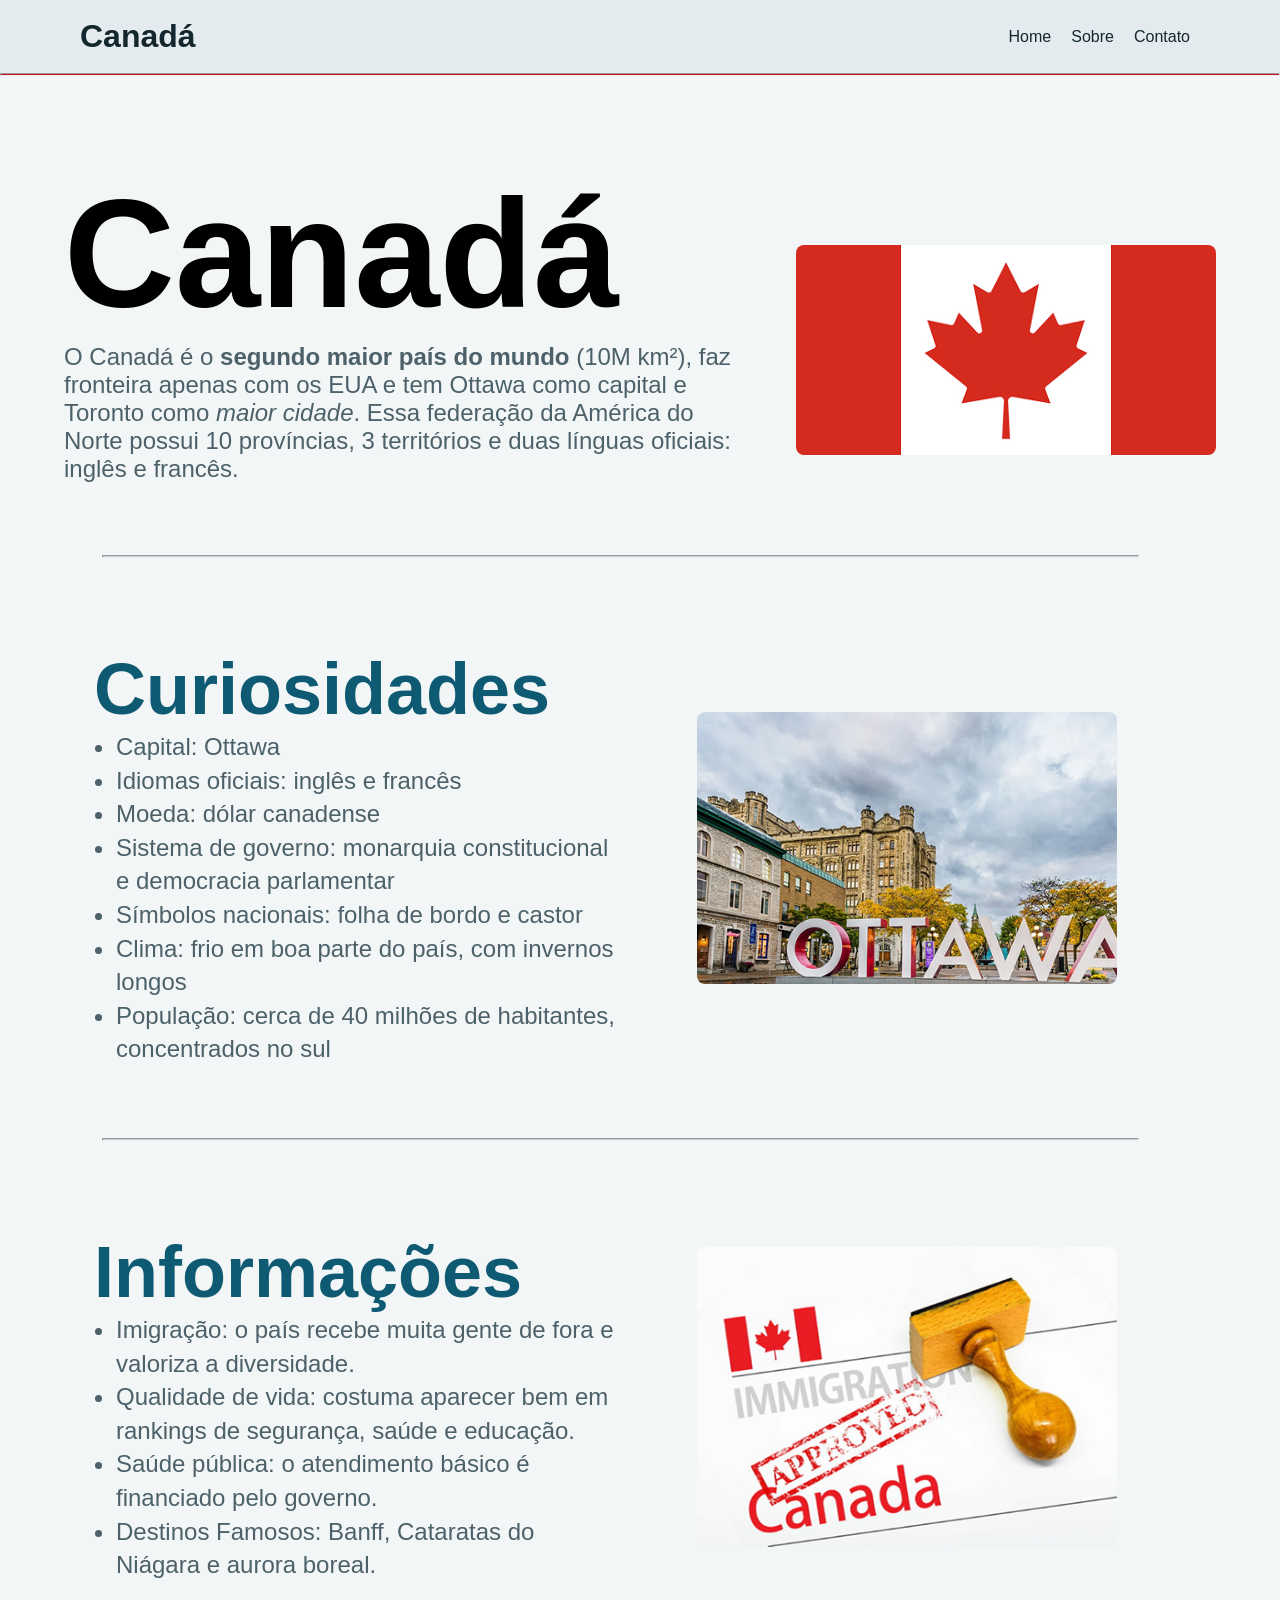
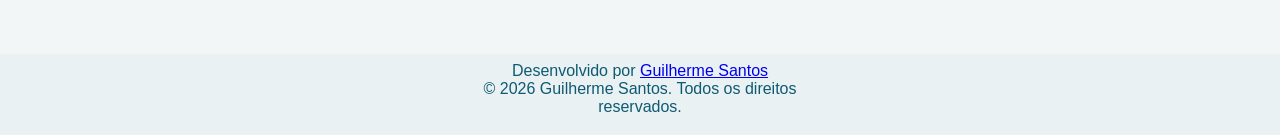
<file: index.html>
<!DOCTYPE html>
<html lang="pt-br">

<head>
  <meta charset="UTF-8">
  <meta name="viewport" content="width=device-width, initial-scale=1.0">
  <meta name="description" content="Apresentação do Canadá, e suas curiosidades e informações sobre o país.">
  <link rel="shortcut icon" href="./assets/canada.jpg" type="image/jpeg">
  <title>Canadá</title>
  <link rel="stylesheet" href="style.css">
</head>

<body>
  <header>
    <h1>Canadá</h1>
    <nav>
      <ul>
        <li><a href="index.html">Home</a></li>
        <li><a href="sobre.html">Sobre</a></li>
        <li><a href="contato.html">Contato</a></li>
      </ul>
    </nav>
  </header>
  <hr class="linha-header">

  <main>
    <section class="apresentacao">
      <div class="texto-apresentacao">
        <h2>Canadá</h2>
        <p>O Canadá é o <strong>segundo maior país do mundo</strong> (10M km²), faz fronteira apenas com os EUA e tem
          Ottawa como capital e Toronto
          como <em>maior cidade</em>. Essa federação da América do Norte possui 10 províncias, 3 territórios e duas
          línguas oficiais:
          inglês e francês.</p>
      </div>
      <img src="assets/canada.jpg" alt="Bandeira do Canadá" class="imagem-apresentacao">
    </section>

    <hr class="linha-separadora">

    <section class="curiosidades">
      <div class="texto-curiosidades">
        <h2>Curiosidades</h2>
        <ul>
          <li>Capital: Ottawa</li>
          <li>Idiomas oficiais: inglês e francês</li>
          <li>Moeda: dólar canadense</li>
          <li>Sistema de governo: monarquia constitucional e democracia parlamentar</li>
          <li>Símbolos nacionais: folha de bordo e castor</li>
          <li>Clima: frio em boa parte do país, com invernos longos</li>
          <li>População: cerca de 40 milhões de habitantes, concentrados no sul</li>
        </ul>
      </div>
      <img src="assets/ottawa.jpg" alt="Foto da Capital do Canadá, Ottawa" class="imagem-curiosidades">
    </section>

    <hr class="linha-separadora">

    <section class="informacoes">
      <div class="texto-informacoes">
        <h2>Informações</h2>
        <ul>
          <li>Imigração: o país recebe muita gente de fora e valoriza a diversidade.</li>
          <li>Qualidade de vida: costuma aparecer bem em rankings de segurança, saúde e educação.</li>
          <li>Saúde pública: o atendimento básico é financiado pelo governo.</li>
          <li>Destinos Famosos: Banff, Cataratas do Niágara e aurora boreal.</li>
        </ul>
      </div>
      <img src="assets/info.jpg" alt="Foto de imigração no Canadá" class="imagem-informacoes">
    </section>

  </main>
  <footer class="rodape">
    <p>Desenvolvido por <a href="https://github.com/GuiSantosMacedo1" target="_blank"
        rel="noopener noreferrer">Guilherme Santos</a></p>
    <p>&copy; 2026 Guilherme Santos. Todos os direitos reservados.</p>
  </footer>
</body>

</html>
</file>
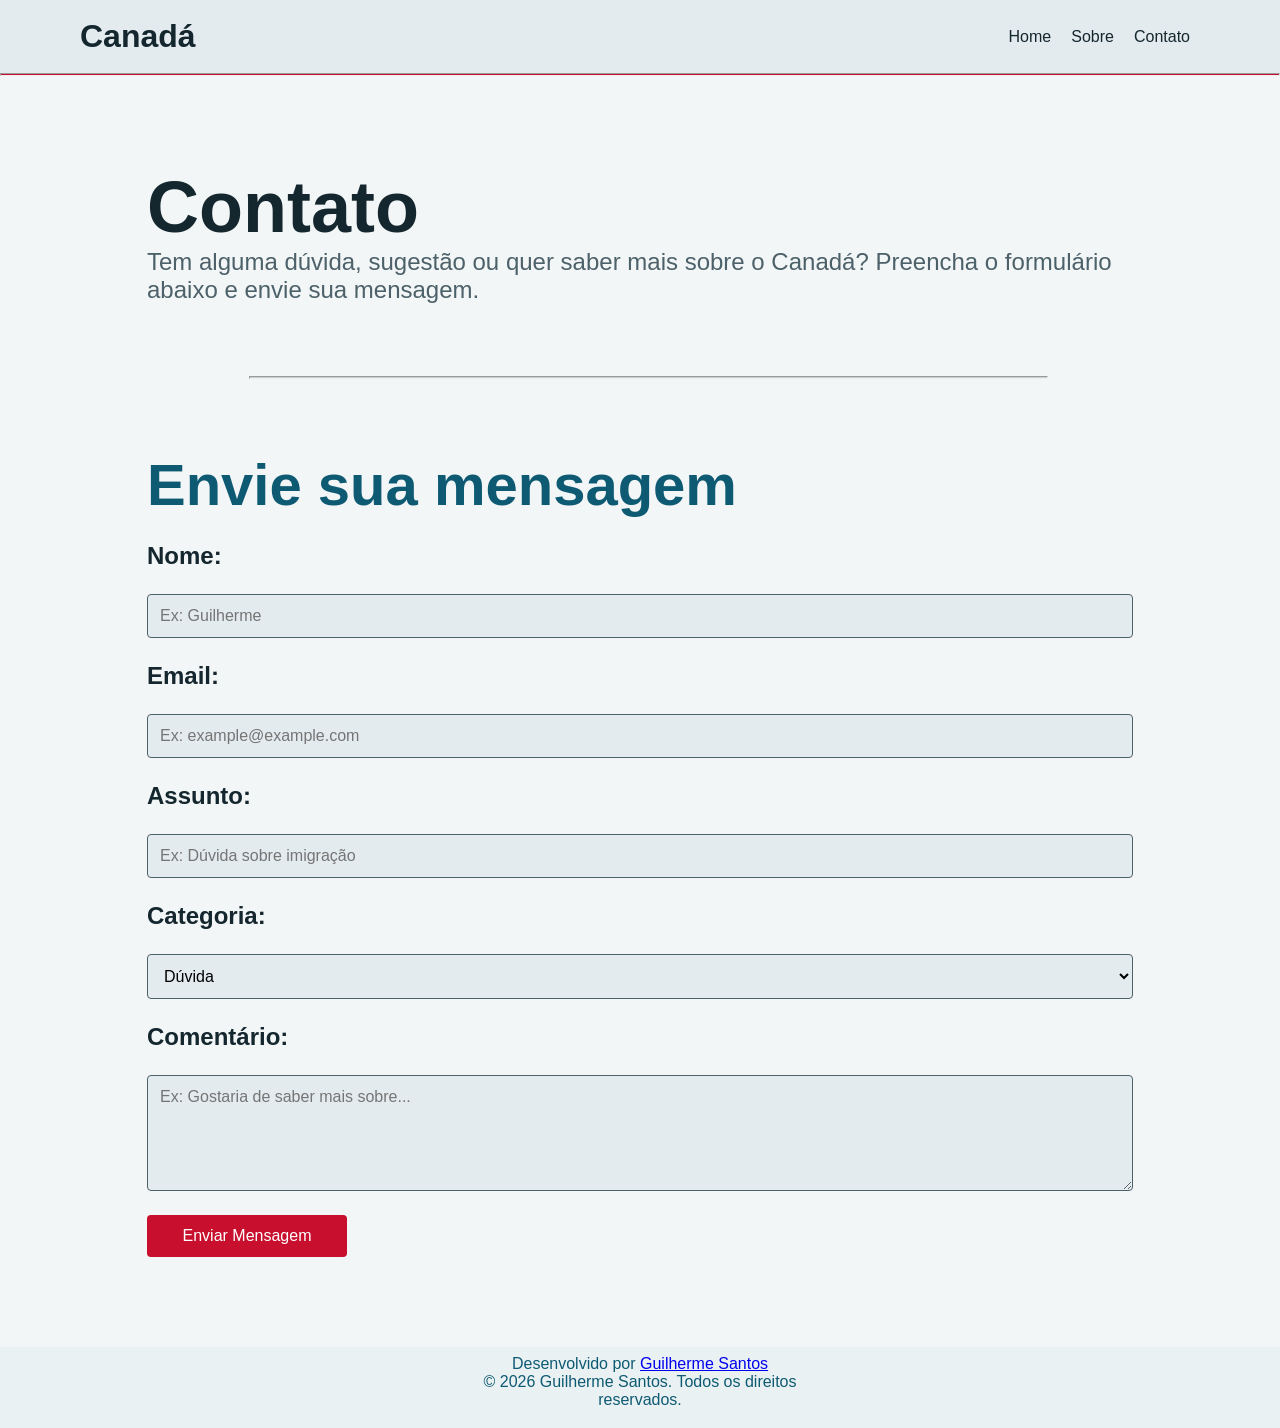
<file: contato.html>
<!DOCTYPE html>
<html lang="pt-br">

<head>
  <meta charset="UTF-8">
  <meta name="viewport" content="width=device-width, initial-scale=1.0">
  <meta name="description" content="Página de contato do site sobre o Canadá.">
  <meta name="author" content="Guilherme Santos">
  <link rel="shortcut icon" href="assets/canada.jpg" type="image/jpeg">
  <link rel="stylesheet" href="contato.css">
  <title>Contato</title>
</head>

<body>
  <header>
    <h1>Canadá</h1>
    <nav>
      <ul>
        <li><a href="index.html">Home</a></li>
        <li><a href="sobre.html">Sobre</a></li>
        <li><a href="contato.html">Contato</a></li>
      </ul>
    </nav>
  </header>
  <hr class="linha-header">

  <main>
    <section class="contato">
      <div class="contato-inicio">
        <h2 class="contato-titulo">Contato</h2>
        <p class="contato-descricao">Tem alguma dúvida, sugestão ou quer saber mais sobre o Canadá? Preencha o
          formulário abaixo e envie sua mensagem.</p>
      </div>

      <hr class="linha-separadora">

      <form class="formulario" action="#">
        <h3>Envie sua mensagem</h3>
        <label for="nome">Nome:</label>
        <input type="text" id="nome" name="nome" placeholder="Ex: Guilherme" required>

        <label for="email">Email:</label>
        <input type="email" id="email" name="email" placeholder="Ex: example@example.com" required>

        <label for="assunto">Assunto:</label>
        <input type="text" id="assunto" name="assunto" placeholder="Ex: Dúvida sobre imigração" required>

        <label for="categoria">Categoria:</label>
        <select name="categoria" id="categoria">
          <option value="duvida">Dúvida</option>
          <option value="sugestao">Sugestão</option>
          <option value="outro">Outro</option>
        </select>

        <label for="comentario">Comentário:</label>
        <textarea id="comentario" name="comentario" rows="5" placeholder="Ex: Gostaria de saber mais sobre..."
          required></textarea>

        <button type="submit">Enviar Mensagem</button>
      </form>
    </section>
  </main>
  <footer class="rodape">
    <p>Desenvolvido por <a href="https://github.com/GuiSantosMacedo1" target="_blank"
        rel="noopener noreferrer">Guilherme
        Santos</a></p>
    <p>&copy; 2026 Guilherme Santos. Todos os direitos reservados.</p>
  </footer>
</body>

</html>
</file>
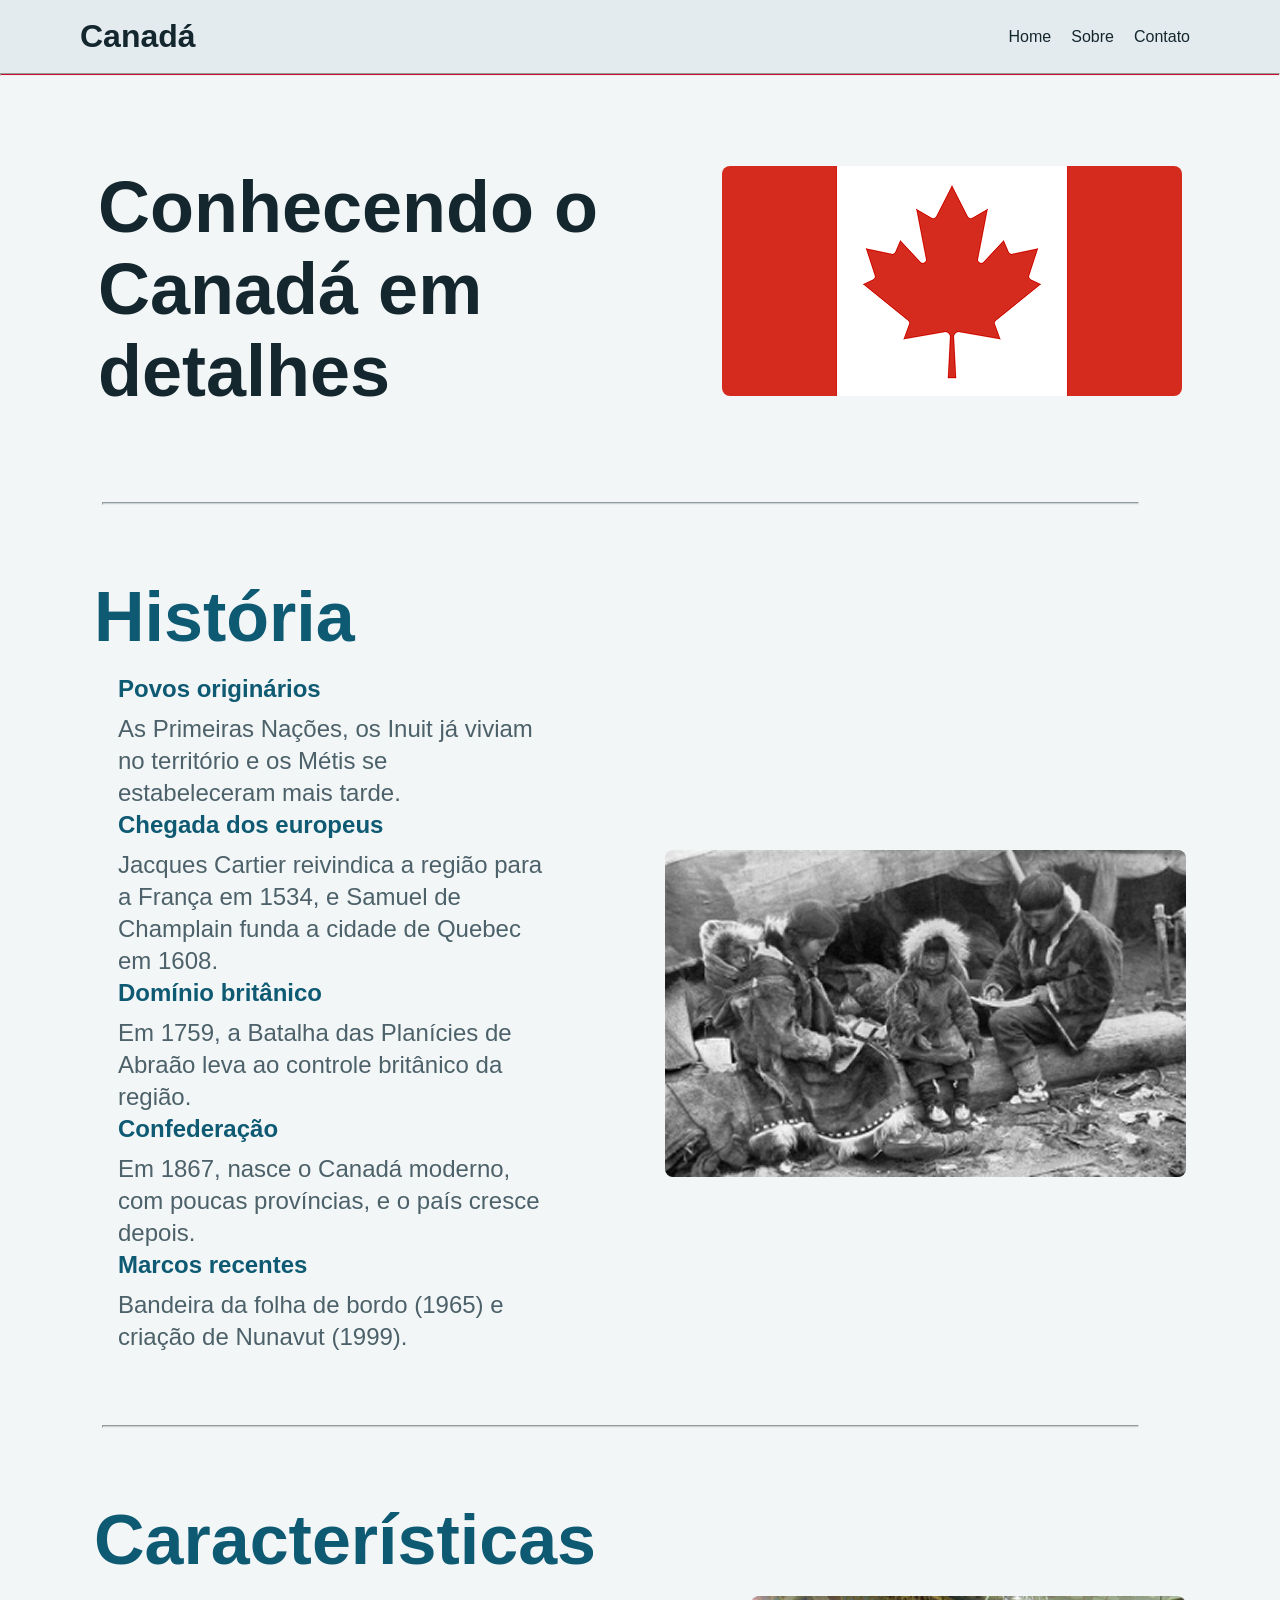
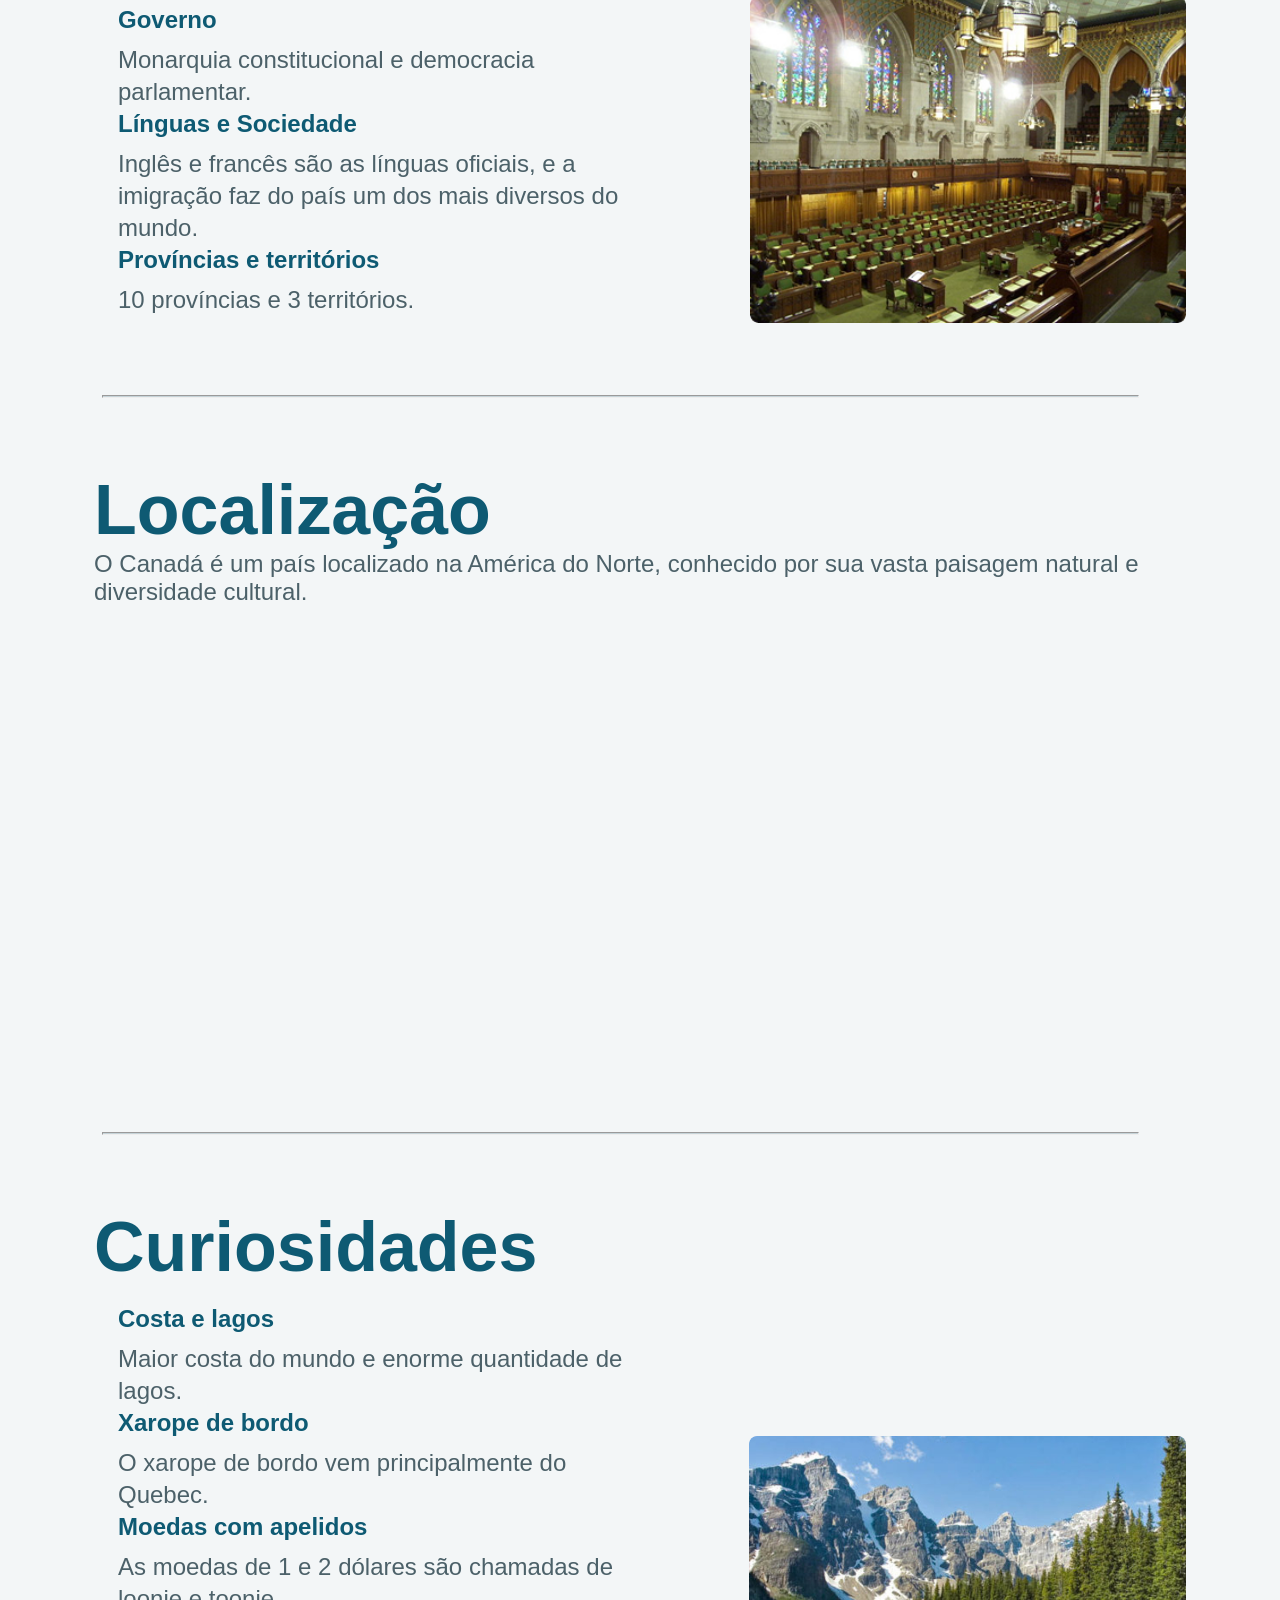
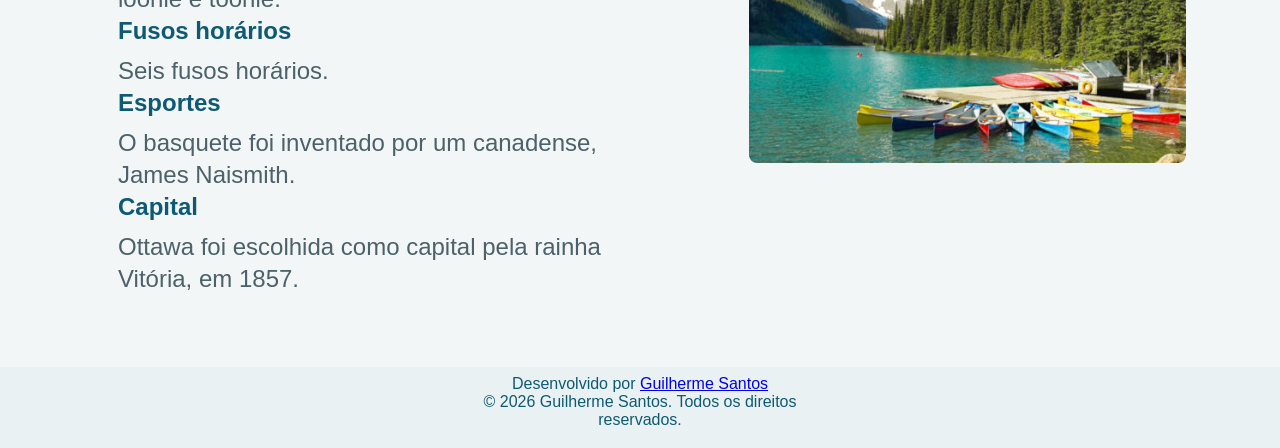
<file: sobre.html>
<!DOCTYPE html>
<html lang="pt-br">

<head>
  <meta charset="UTF-8">
  <meta name="viewport" content="width=device-width, initial-scale=1.0">
  <meta name="description" content="Sobre Canadá, sua cultura e tradições.">
  <meta name="author" content="Guilherme Santos">
  <link rel="stylesheet" href="sobre.css">
  <link rel="shortcut icon" href="assets/canada.jpg" type="image/jpeg">
  <title>Sobre Canadá</title>
</head>

<body>
  <header>
    <h1>Canadá</h1>
    <nav>
      <ul>
        <li><a href="index.html">Home</a></li>
        <li><a href="sobre.html">Sobre</a></li>
        <li><a href="contato.html">Contato</a></li>
      </ul>
    </nav>
  </header>
  <hr class="linha-header">
  <main>
    <section class="apresentacao">
      <h2>Conhecendo o Canadá em detalhes</h2>
      <img src="assets/canada.jpg" alt="Bandeira do Canadá" class="imagem-apresentacao">
    </section>
    <hr class="linha-separadora">

    <section class="historia">
      <h2 class="historia-titulo">História</h2>
      <div class="historia-conteudo">
        <ul>
          <li>
            <h3>Povos originários</h3>
            <p>
              As Primeiras Nações, os Inuit já viviam no território e os Métis se estabeleceram mais tarde.
            </p>
          </li>
          <li>
            <h3>Chegada dos europeus</h3>
            <p>
              Jacques Cartier reivindica a região para a França em 1534, e Samuel de Champlain
              funda a cidade de Quebec em 1608.
            </p>
          </li>
          <li>
            <h3>Domínio britânico</h3>
            <p>Em 1759, a Batalha das Planícies de Abraão leva ao controle britânico da região.</p>
          </li>
          <li>
            <h3>Confederação</h3>
            <p>Em 1867, nasce o Canadá moderno, com poucas províncias, e o país cresce depois.</p>
          </li>
          <li>
            <h3>Marcos recentes</h3>
            <p>Bandeira da folha de bordo (1965) e criação de Nunavut (1999).</p>
          </li>
        </ul>
        <img src="assets/indigenas.jpg" alt="Foto de indígenas canadenses" class="imagem-historia">
      </div>
    </section>

    <hr class="linha-separadora">

    <section class="caracteristicas">
      <h2 class="caracteristicas-titulo">Características</h2>
      <div class="caracteristicas-conteudo">
        <ul>
          <li>
            <h3>Governo</h3>
            <p>Monarquia constitucional e democracia parlamentar.</p>
          </li>
          <li>
            <h3>Línguas e Sociedade</h3>
            <p>Inglês e francês são as línguas oficiais, e a imigração faz do país um dos mais diversos do mundo.</p>
          </li>
          <li>
            <h3>Províncias e territórios</h3>
            <p>10 províncias e 3 territórios.</p>
          </li>
        </ul>
        <img src="assets/parlamento.jpg" alt="Foto do Parlamento do Canadá" class="imagem-caracteristicas">
      </div>
    </section>

    <hr class="linha-separadora">
    <section class="localizacao">
      <h2 class="localizacao-titulo">Localização</h2>
      <div class="localizacao-conteudo">
        <p>O Canadá é um país localizado na América do Norte, conhecido por sua vasta paisagem natural e diversidade
          cultural.</p>
        <iframe
          src="https://www.google.com/maps/embed?pb=!1m18!1m12!1m3!1d43073360.56685756!2d-135.64618175442777!3d48.78209467316043!2m3!1f0!2f0!3f0!3m2!1i1024!2i768!4f13.1!3m3!1m2!1s0x4b0d03d337cc6ad9%3A0x9968b72aa2438fa5!2zQ2FuYWTDoQ!5e0!3m2!1spt-BR!2sbr!4v1791427645302!5m2!1spt-BR!2sbr"
          width="600" height="450" style="border:0;" allowfullscreen="" loading="lazy"
          referrerpolicy="strict-origin-when-cross-origin" title="Mapa do Canadá"></iframe>
      </div>
    </section>
    <hr class="linha-separadora">
    <section class="curiosidades">
      <h2 class="curiosidades-titulo">Curiosidades</h2>
      <div class="curiosidades-conteudo">
        <ul>
          <li>
            <h3>Costa e lagos</h3>
            <p>Maior costa do mundo e enorme quantidade de lagos.</p>
          </li>
          <li>
            <h3>Xarope de bordo</h3>
            <p>O xarope de bordo vem principalmente do Quebec.</p>
          </li>
          <li>
            <h3>Moedas com apelidos</h3>
            <p>As moedas de 1 e 2 dólares são chamadas de loonie e toonie.</p>
          </li>
          <li>
            <h3>Fusos horários</h3>
            <p>Seis fusos horários.</p>
          </li>
          <li>
            <h3>Esportes</h3>
            <p>O basquete foi inventado por um canadense, James Naismith.</p>
          </li>
          <li>
            <h3>Capital</h3>
            <p>Ottawa foi escolhida como capital pela rainha Vitória, em 1857.</p>
          </li>
        </ul>
        <img src="assets/costa-canada.jpg" alt="Canoas coloridas em um lago cercado por montanhas" class="imagem-curiosidades">
      </div>
    </section>

  </main>
  <footer class="rodape">
    <p>Desenvolvido por <a href="https://github.com/GuiSantosMacedo1" target="_blank"
        rel="noopener noreferrer">Guilherme
        Santos</a></p>
    <p>&copy; 2026 Guilherme Santos. Todos os direitos reservados.</p>
  </footer>
</body>

</html>
</file>
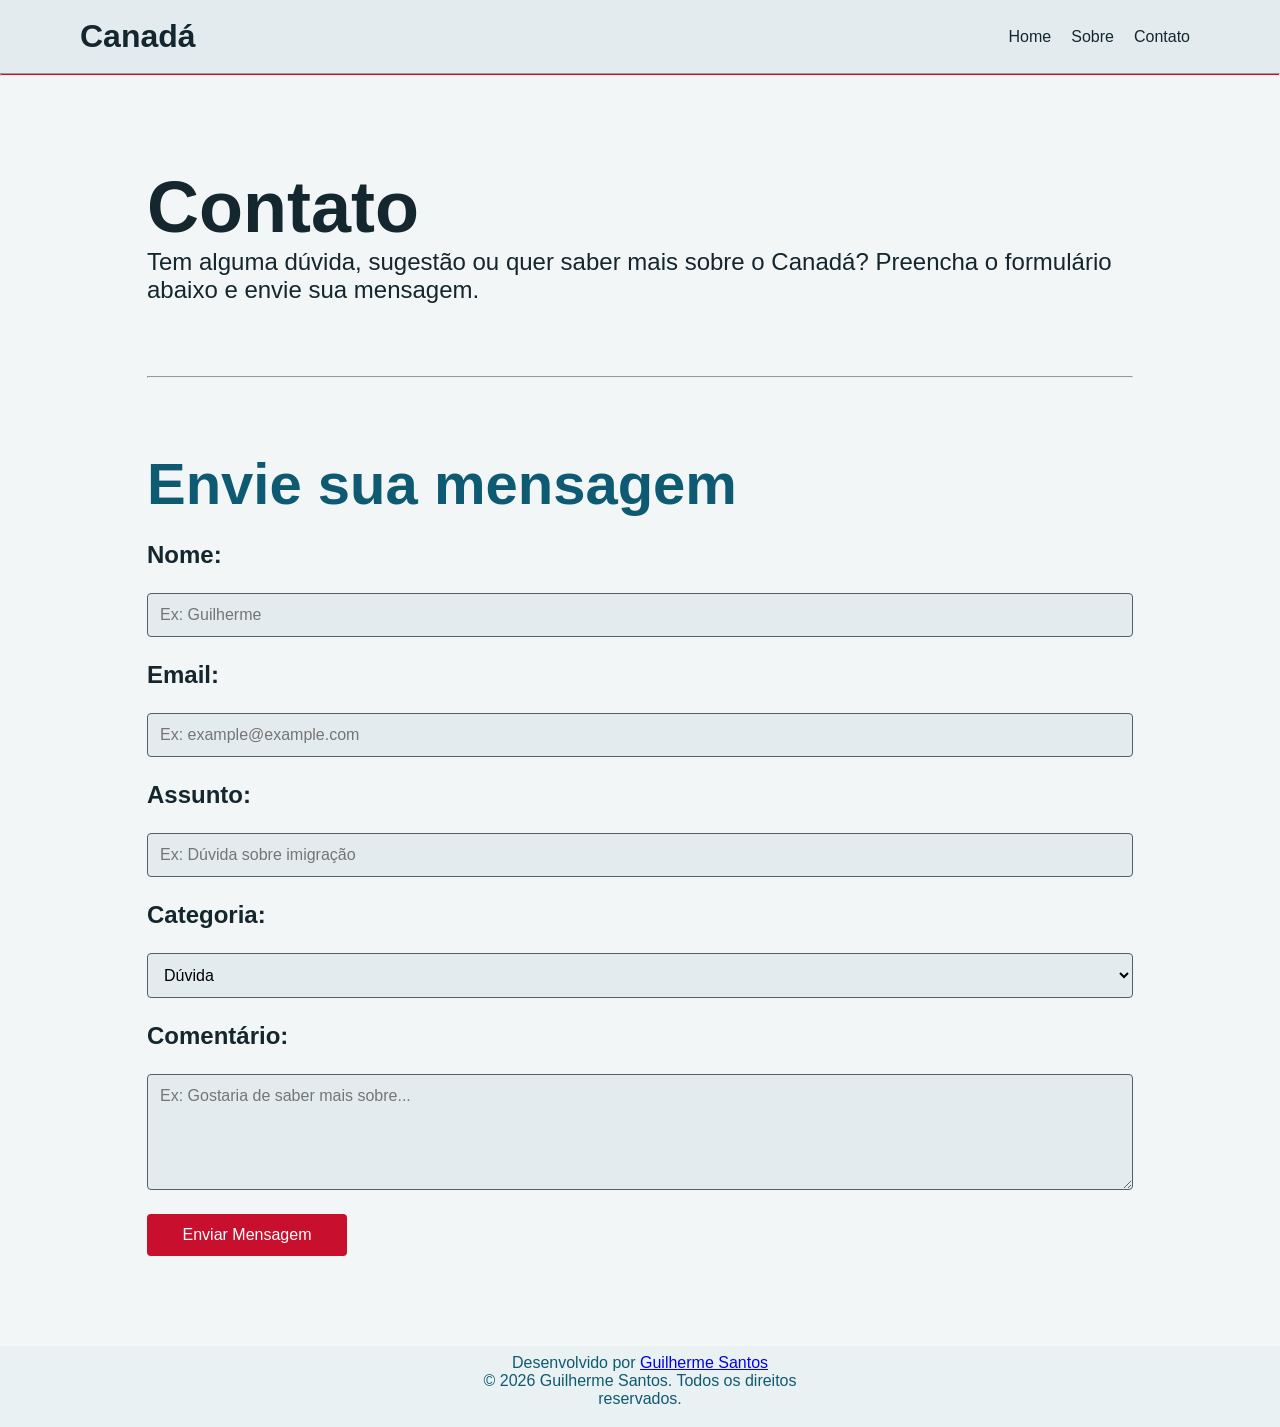
<file: contato/contato.html>
<!DOCTYPE html>
<html lang="pt-br">

<head>
  <meta charset="UTF-8">
  <meta name="viewport" content="width=device-width, initial-scale=1.0">
  <meta name="description" content="Página de contato do site sobre o Canadá.">
  <meta name="author" content="Guilherme Santos">
  <link rel="shortcut icon" href="../assets/canada.jpg" type="image/x-icon">
  <link rel="stylesheet" href="contato.css">
  <title>Contato</title>
</head>

<body>
  <header>
    <h1>Canadá</h1>
    <nav>
      <ul>
        <li><a href="../index.html">Home</a></li>
        <li><a href="../sobre/sobre.html">Sobre</a></li>
        <li><a href="contato.html">Contato</a></li>
      </ul>
    </nav>
  </header>
  <hr class="linha-header">

  <main>
    <section class="contato">
      <div class="contato-inicio">
        <h2 class="contato-titulo">Contato</h2>
        <p class="contato-descricao">Tem alguma dúvida, sugestão ou quer saber mais sobre o Canadá? Preencha o
          formulário abaixo e envie sua mensagem.</p>
      </div>

      <hr class="linha-separadora">

      <form class="formulario" action="#">
        <h3>Envie sua mensagem</h3>
        <label for="nome">Nome:</label>
        <input type="text" id="nome" name="nome" placeholder="Ex: Guilherme" required>

        <label for="email">Email:</label>
        <input type="email" id="email" name="email" placeholder="Ex: example@example.com" required>

        <label for="assunto">Assunto:</label>
        <input type="text" id="assunto" name="assunto" placeholder="Ex: Dúvida sobre imigração" required>

        <label for="categoria">Categoria:</label>
        <select name="categoria" id="categoria">
          <option value="duvida">Dúvida</option>
          <option value="sugestao">Sugestão</option>
          <option value="outro">Outro</option>
        </select>

        <label for="comentario">Comentário:</label>
        <textarea id="comentario" name="comentario" rows="5" placeholder="Ex: Gostaria de saber mais sobre..."
          required></textarea>

        <button type="submit">Enviar Mensagem</button>
      </form>
    </section>
    <footer class="rodape">
      <p>Desenvolvido por <a href="https://github.com/GuiSantosMacedo1" target="_blank"
          rel="noopener noreferrer">Guilherme
          Santos</a></p>
      <p>&copy; 2026 Guilherme Santos. Todos os direitos reservados.</p>
    </footer>
  </main>
</body>

</html>
</file>
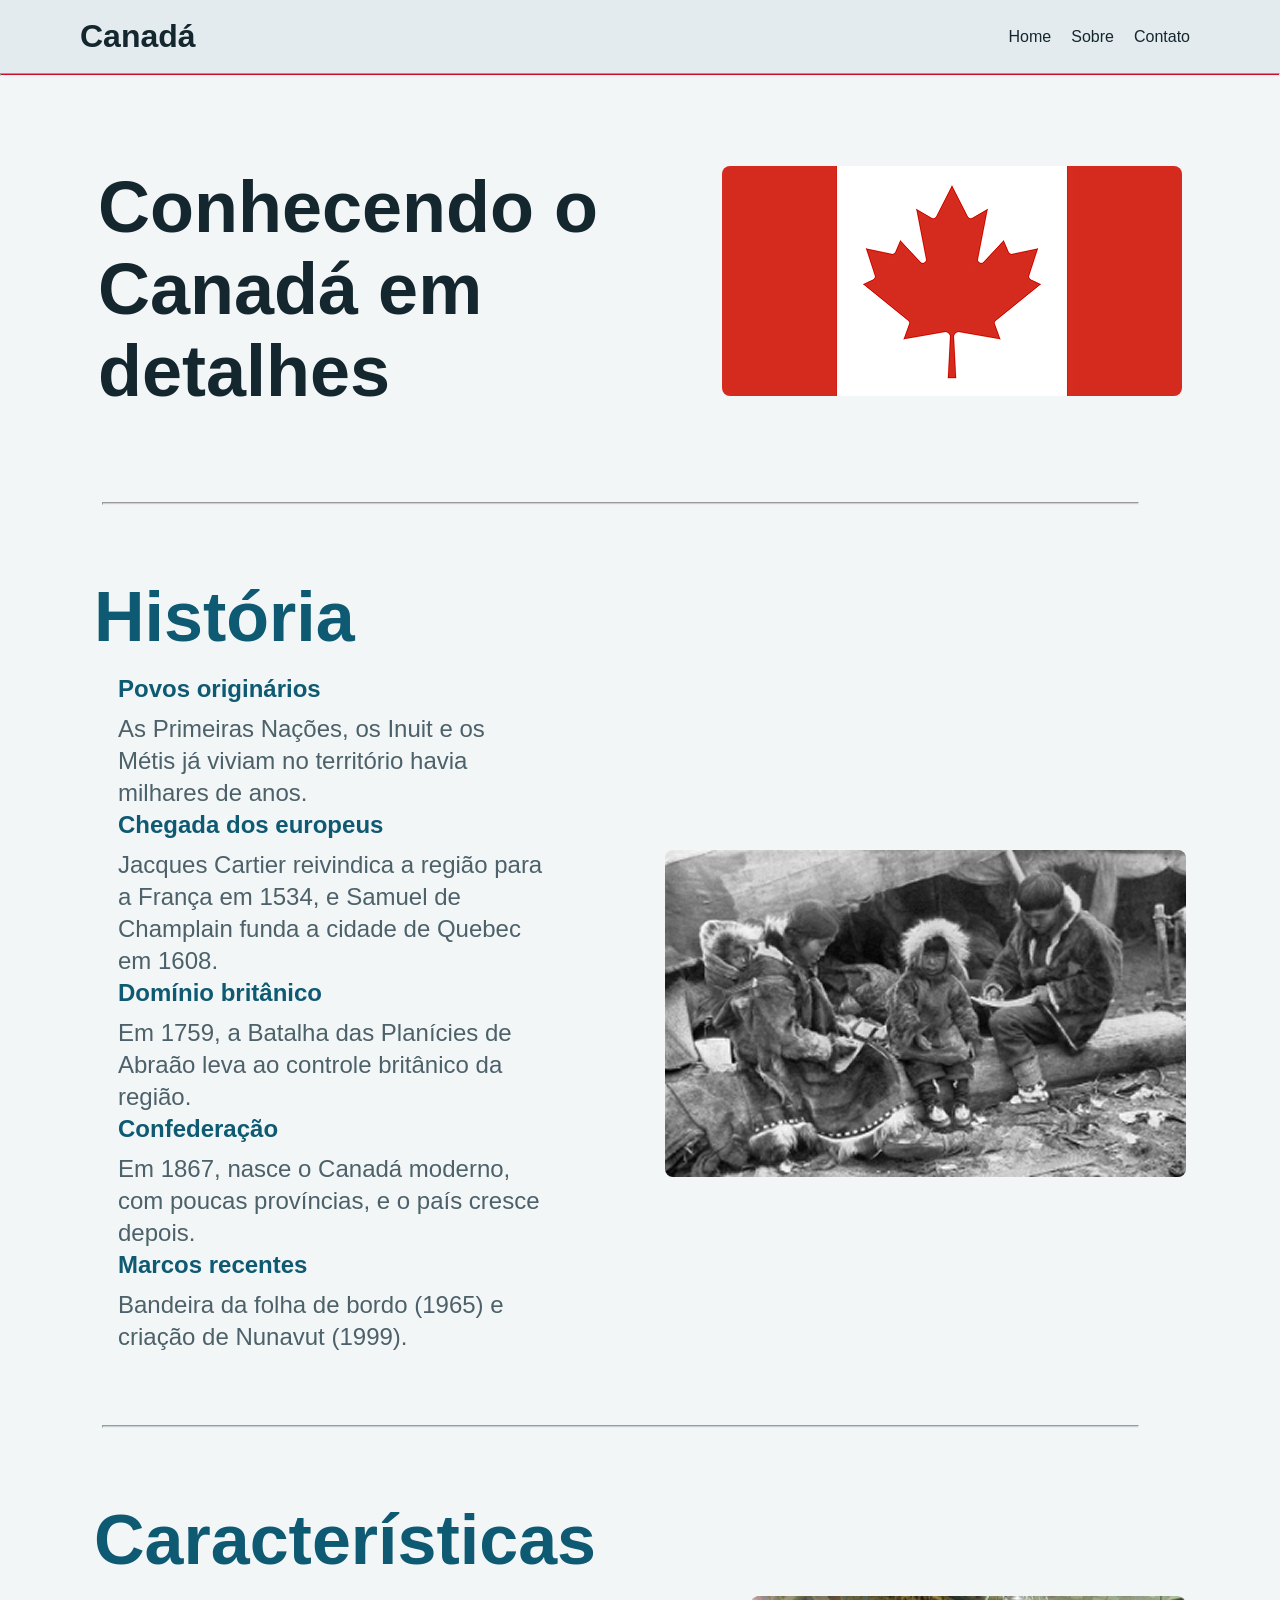
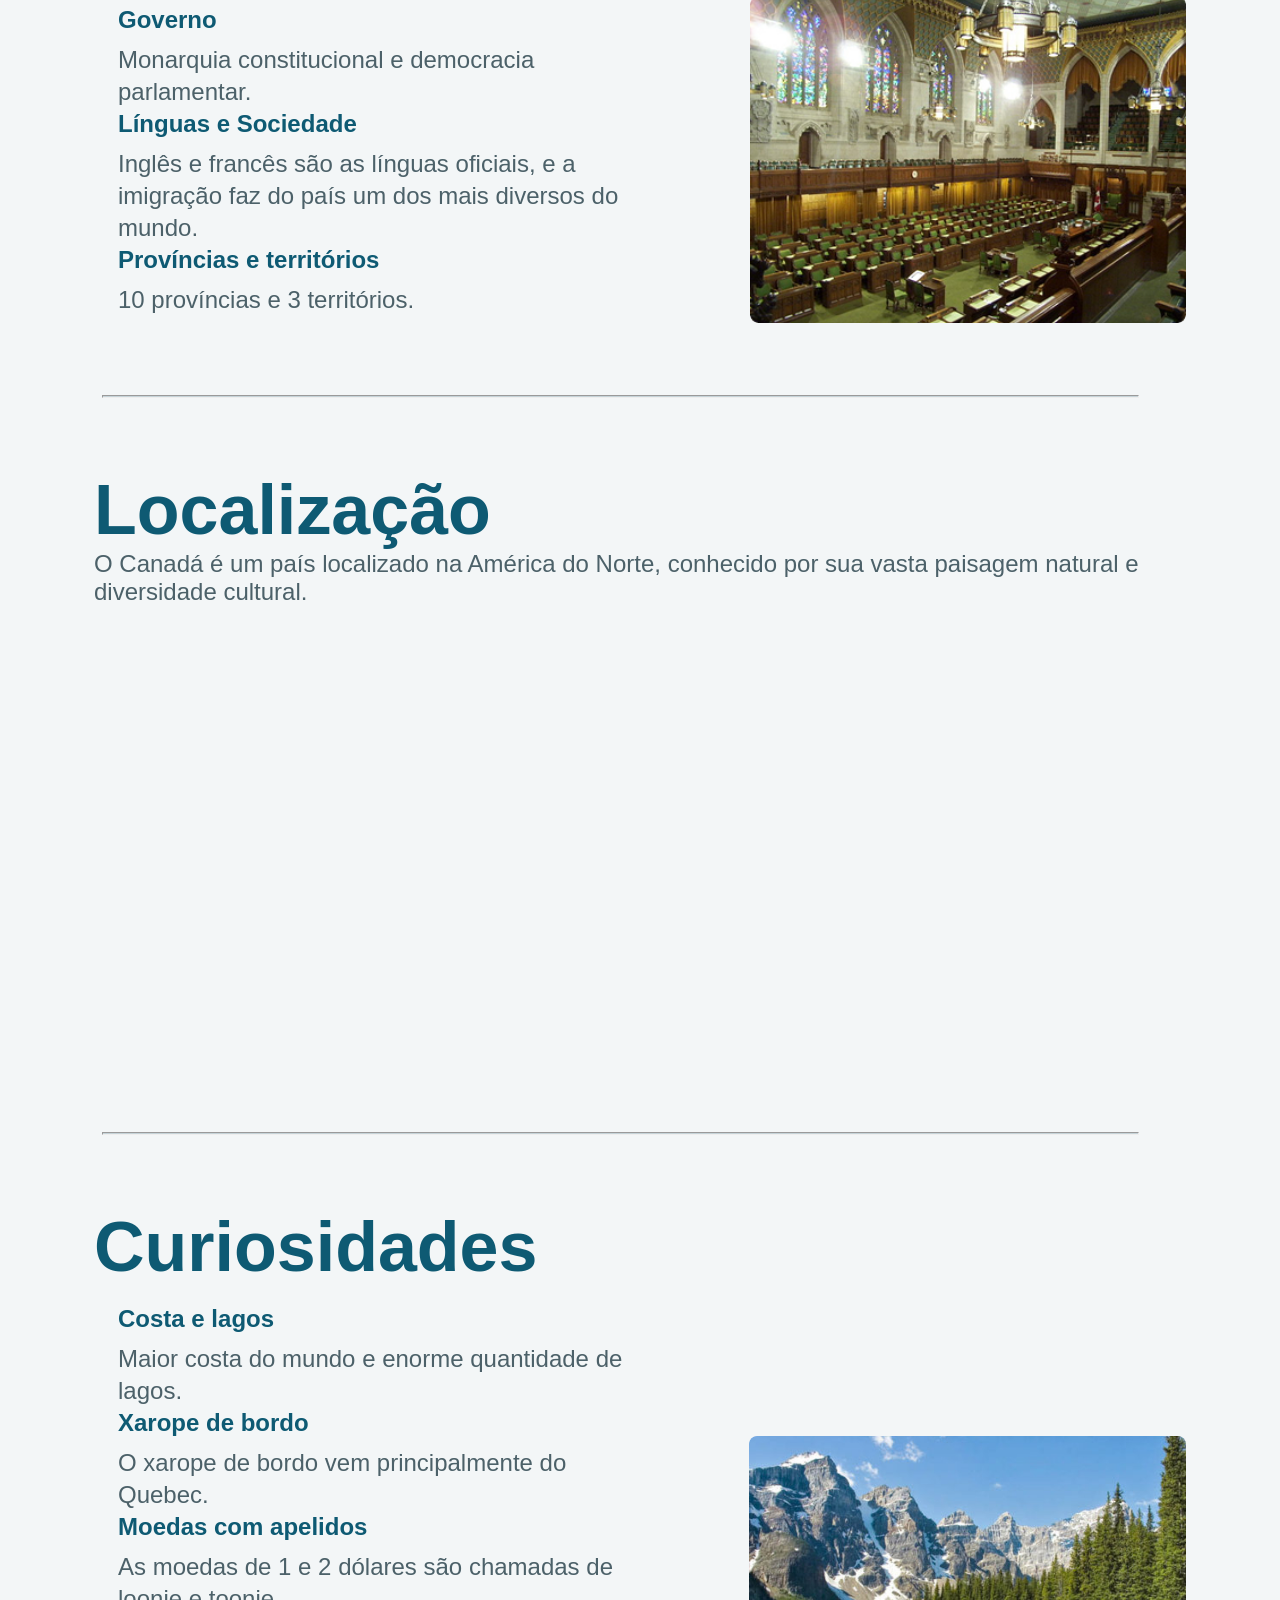
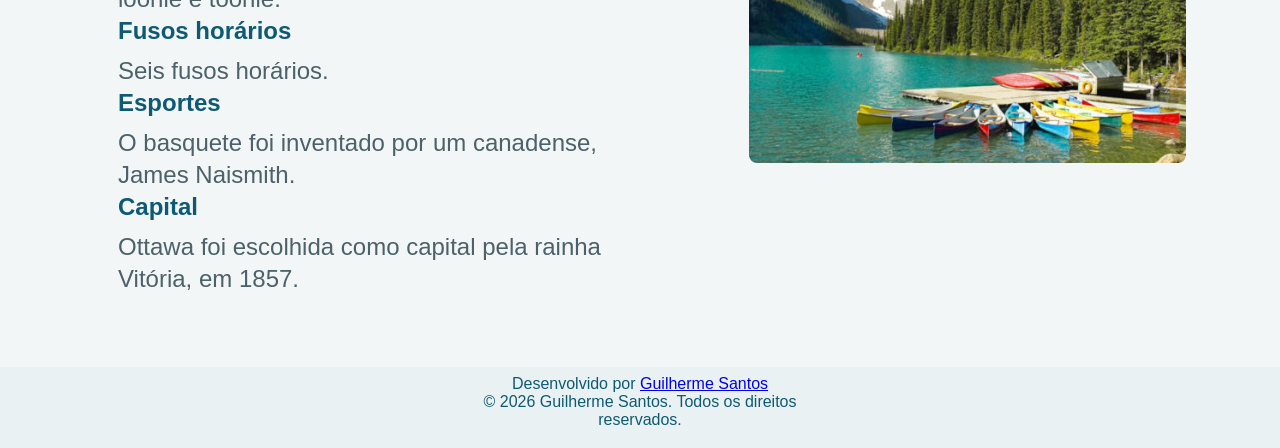
<file: sobre/sobre.html>
<!DOCTYPE html>
<html lang="pt-br">

<head>
  <meta charset="UTF-8">
  <meta name="viewport" content="width=device-width, initial-scale=1.0">
  <meta name="description" content="Sobre Canadá, sua cultura e tradições.">
  <meta name="author" content="Guilherme Santos">
  <link rel="stylesheet" href="sobre.css">
  <link rel="shortcut icon" href="../assets/canada.jpg" type="image/x-icon">
  <title>Sobre Canadá</title>
</head>

<body>
  <header>
    <h1>Canadá</h1>
    <nav>
      <ul>
        <li><a href="../index.html">Home</a></li>
        <li><a href="../sobre/sobre.html">Sobre</a></li>
        <li><a href="../contato/contato.html">Contato</a></li>
      </ul>
    </nav>
  </header>
  <hr class="linha-header">
  <main>
    <section class="apresentacao">
      <h2>Conhecendo o Canadá em detalhes</h2>
      <img src="../assets/canada.jpg" alt="Bandeira do Canadá" class="imagem-apresentacao">
    </section>
    <hr class="linha-separadora">

    <section class="historia">
      <h2 class="historia-titulo">História</h2>
      <div class="historia-conteudo">
        <ul>
          <li>
            <h3>Povos originários</h3>
            <p>
              As Primeiras Nações, os Inuit e os Métis já viviam no território havia milhares de
              anos.
            </p>
          </li>
          <li>
            <h3>Chegada dos europeus</h3>
            <p>
              Jacques Cartier reivindica a região para a França em 1534, e Samuel de Champlain
              funda a cidade de Quebec em 1608.
            </p>
          </li>
          <li>
            <h3>Domínio britânico</h3>
            <p>Em 1759, a Batalha das Planícies de Abraão leva ao controle britânico da região.</p>
          </li>
          <li>
            <h3>Confederação</h3>
            <p>Em 1867, nasce o Canadá moderno, com poucas províncias, e o país cresce depois.</p>
          </li>
          <li>
            <h3>Marcos recentes</h3>
            <p>Bandeira da folha de bordo (1965) e criação de Nunavut (1999).</p>
          </li>
        </ul>
        <img src="../assets/indigenas.jpg" alt="Foto de indígenas canadenses" class="imagem-historia">
      </div>
    </section>

    <hr class="linha-separadora">

    <section class="caracteristicas">
      <h2 class="caracteristicas-titulo">Características</h2>
      <div class="caracteristicas-conteudo">
        <ul>
          <li>
            <h3>Governo</h3>
            <p>Monarquia constitucional e democracia parlamentar.</p>
          </li>
          <li>
            <h3>Línguas e Sociedade</h3>
            <p>Inglês e francês são as línguas oficiais, e a imigração faz do país um dos mais diversos do mundo.</p>
          </li>
          <li>
            <h3>Províncias e territórios</h3>
            <p>10 províncias e 3 territórios.</p>
          </li>
        </ul>
        <img src="../assets/senado.jpg" alt="Foto do Parlamento do Canadá" class="imagem-caracteristicas">
      </div>
    </section>

    <hr class="linha-separadora">
    <section class="localizacao">
      <h2 class="localizacao-titulo">Localização</h2>
      <div class="localizacao-conteudo">
        <p>O Canadá é um país localizado na América do Norte, conhecido por sua vasta paisagem natural e diversidade
          cultural.</p>
        <iframe
          src="https://www.google.com/maps/embed?pb=!1m18!1m12!1m3!1d43073360.56685756!2d-135.64618175442777!3d48.78209467316043!2m3!1f0!2f0!3f0!3m2!1i1024!2i768!4f13.1!3m3!1m2!1s0x4b0d03d337cc6ad9%3A0x9968b72aa2438fa5!2zQ2FuYWTDoQ!5e0!3m2!1spt-BR!2sbr!4v1791427645302!5m2!1spt-BR!2sbr"
          width="600" height="450" style="border:0;" allowfullscreen="" loading="lazy"
          referrerpolicy="strict-origin-when-cross-origin"></iframe>
      </div>
    </section>
    <hr class="linha-separadora">
    <section class="curiosidades">
      <h2 class="curiosidades-titulo">Curiosidades</h2>
      <div class="curiosidades-conteudo">
        <ul>
          <li>
            <h3>Costa e lagos</h3>
            <p>Maior costa do mundo e enorme quantidade de lagos.</p>
          </li>
          <li>
            <h3>Xarope de bordo</h3>
            <p>O xarope de bordo vem principalmente do Quebec.</p>
          </li>
          <li>
            <h3>Moedas com apelidos</h3>
            <p>As moedas de 1 e 2 dólares são chamadas de loonie e toonie.</p>
          </li>
          <li>
            <h3>Fusos horários</h3>
            <p>Seis fusos horários.</p>
          </li>
          <li>
            <h3>Esportes</h3>
            <p>O basquete foi inventado por um canadense, James Naismith.</p>
          </li>
          <li>
            <h3>Capital</h3>
            <p>Ottawa foi escolhida como capital pela rainha Vitória, em 1857.</p>
          </li>
        </ul>
        <img src="../assets/costa-canada.jpg" alt="Foto da costa do Canadá" class="imagem-curiosidades">
      </div>
    </section>

    <footer class="rodape">
      <p>Desenvolvido por <a href="https://github.com/GuiSantosMacedo1" target="_blank"
          rel="noopener noreferrer">Guilherme
          Santos</a></p>
      <p>&copy; 2026 Guilherme Santos. Todos os direitos reservados.</p>
    </footer>
  </main>
</body>

</html>
</file>
<file: style.css>
*{
  margin:0;
  padding:0;
  box-sizing:border-box;
  font-family: 'Inter', sans-serif;
}

body{
  background-color:#F3F6F7;
}

header{
  background-color:#E3EBEE;
  display:flex;
  justify-content:space-between;
  padding:18px 80px;
  align-items:center;
  h1{
    font-size:32px;
    color:#14262E;
  }& ul{
    display:flex;
    list-style:none;
  } & li{
    margin:0 10px;
  } & a{
    text-decoration:none;
    color:#14262E;
  }
}
.linha-header{
  width:100%;
  height:3px;
  background-color:#C8102E;
}
.linha-separadora{
  width:81%;
  height:3px;
  background-color:#C5D3D8;
  position: relative;
  left: 102px
}

.apresentacao{
  display:flex;
  justify-content:space-between;
  align-items:center;
  gap:40px;
  max-width:1200px;
  margin:0 auto;
  padding:0 24px;
}

.texto-apresentacao{
  flex:1;
  min-width:0;
  margin:90px 0 72px;
  & h2{
    font-size:clamp(72px, 12vw, 172px);
    overflow-wrap:break-word;
  } & p{
    font-size:24px;
    color:#4C6169;
  }
}
.imagem-apresentacao{
  display:block;
  max-width:100%;
  width: 420px;
  height: auto;
  border-radius: 8px;
  margin-top: 69px;
}

.curiosidades{
  display:flex;
  align-items:center;
  width: 100%;
}
.texto-curiosidades{
  margin: 90px 72px 72px 94px;
  text-decoration: none;
  & h2 {
    font-size: clamp(52px, 12vw, 72px);
    color:#0E5A73;
  }& ul{
    margin-left:22px;
  } & li {
    font-size: 24px;
    color: #4C6169;
    line-height: 140%;
  }
}
.imagem-curiosidades{
  width: 420px;
  height: auto;
  border-radius: 8px;
  margin-right: 163px;
}

.informacoes {
  display: flex;
  align-items: center;
  width: 100%;
}

.texto-informacoes {
  margin: 90px 72px 72px 94px;
  text-decoration: none;
  
  & h2 {
    font-size: clamp(52px, 12vw, 72px);
    color: #0E5A73;
  }

  & ul {
    margin-left: 22px;
  }

  & li {
    font-size: 24px;
    color: #4C6169;
    line-height: 140%;
  }
}

.imagem-informacoes {
  width: 420px;
  height: auto;
  border-radius: 8px;
  margin-right: 163px;
}

.rodape{
  background-color:#EAF1F2;
  color:#0E5A73;
  padding-top: 8px;
  padding-bottom: 19px;
  padding: 8px 478px 19px;
  text-align: center;
}
@media (max-width: 1010px){
  header{
    padding:18px 12px;
  }

  .apresentacao, .informacoes, .curiosidades{
    flex-direction:column;
    text-align:center;
  }

  .linha-separadora{
    left:10%;
  }

  .texto-apresentacao, .texto-informacoes, .texto-curiosidades{
    margin:48px 0 0;
  }

  .texto-apresentacao p, .texto-informacoes p, .texto-curiosidades p{
    font-size:20px;
  }
  li{
    list-style: none;
  }

  .imagem-apresentacao, .imagem-informacoes, .imagem-curiosidades{
    width: min(420px, 100%);
    margin:0 auto 48px;
  }
  .rodape{
    padding:8px 24px 19px;
  }
}
</file>
<file: contato.css>
* {
  margin: 0;
  padding: 0;
  box-sizing: border-box;
  font-family: 'Inter', sans-serif;
}

body {
  background-color: #F3F6F7;
}

header {
  background-color: #E3EBEE;
  display: flex;
  justify-content: space-between;
  padding: 18px 80px;
  align-items: center;

  & h1 {
    font-size: 32px;
    color: #14262E;
  }

  & ul {
    display: flex;
    list-style: none;
  }

  & li {
    margin: 0 10px;
  }

  & a {
    text-decoration: none;
    color: #14262E;
  }
}

.linha-header {
  width: 100%;
  height: 3px;
  background-color: #C8102E;
}

.linha-separadora {
  height: 3px;
  width: 81%;
  background-color: #C5D3D8;
  position: relative;
  left: 102px;
}

.contato {
  margin: 90px 147px;
}

.contato-titulo {
  font-size: 72px;
  color: #14262E;
}
.contato-descricao {
  font-size: 24px;
  color: #4C6169;
  margin-bottom:72px;
}

.formulario {
  display: flex;
  flex-direction: column;
  gap: 24px;
  margin-top: 72px;

  & h3 {
    font-size: 58px;
    color: #0E5A73;
  } & input, textarea, select {
    width: 100%;
    padding: 12px;
    background-color: #E3EBEE;
    border: 1px solid #4C6169;
    border-radius: 4px;
    font-size: 16px;
  } & label {
    font-size: 24px;
    color: #14262E;
    font-weight: 700;
  } & input:focus, textarea:focus, select:focus {
    outline: none;
    border-color: #110e73;
  } & button {
    width: 200px;
    padding: 12px;
    background-color: #C8102E;
    transition: background-color 0.6s ease;
    color: #FFFFFF;
    border: none;
    border-radius: 4px;
    font-size: 16px;
    cursor: pointer;
  } & button:hover {
    background-color: #6d0412;
  }

}

.rodape {
  background-color: #EAF1F2;
  color: #0E5A73;
  padding-top: 8px;
  padding-bottom: 19px;
  padding: 8px 478px 19px;
  text-align: center;
}

@media (max-width: 1010px) {
  header {
    padding: 18px 12px;
  }

  .contato {
    margin: 48px 24px;
  }

  .contato-titulo {
    font-size: clamp(36px, 10vw, 58px);
  }

  .contato-descricao {
    font-size: 20px;
    margin-bottom: 48px;
  }

  .linha-separadora {
    left: 0;
    width: 80%;
    margin: 0 auto;
  }

  .formulario {
    margin-top: 48px;
    gap: 16px;
  }

  .formulario h3 {
    font-size: clamp(32px, 9vw, 48px);
  }

  .formulario label {
    font-size: 20px;
  }

  .formulario input,
  .formulario textarea,
  .formulario select {
    width: 100%;
    max-width: 100%;
  }

  .formulario button {
    width: min(200px, 100%);
  }

  .rodape {
    padding: 8px 24px 19px;
  }
}
</file>
<file: sobre.css>
* {
  margin: 0;
  padding: 0;
  box-sizing: border-box;
  font-family: 'Inter', sans-serif;
}

body {
  background-color: #F3F6F7;
}

header {
  background-color: #E3EBEE;
  display: flex;
  justify-content: space-between;
  padding: 18px 80px;
  align-items: center;

  & h1 {
    font-size: 32px;
    color: #14262E;
  }

  & ul {
    display: flex;
    list-style: none;
  }

  & li {
    margin: 0 10px;
  }

  & a {
    text-decoration: none;
    color: #14262E;
  }
}
.linha-header {
  width: 100%;
  height: 3px;
  background-color: #C8102E;
}
.linha-separadora {
  height: 3px;
  width: 81%;
  background-color: #C5D3D8;
  position: relative;
  left: 102px;
}
.apresentacao {
  display: flex;
  justify-content: space-between;
  margin: 90px 98px;
  gap: 49px;
  & h2 {
    font-size:72px;
    color: #14262E;
  } & .imagem-apresentacao {
    width: 460px;
    height: 230px;
    border-radius: 8px;
  }
}

.historia {
    margin: 72px 72px 72px 94px;
}

.historia-titulo {
  font-size: 70px;
  color: #0E5A73;
}

.historia-conteudo{
  display: flex;
  align-items: center;
  gap: 122px;
  width: 98%;
  margin-top: 16px;
  & ul{
    margin-left:24px;
    list-style: none;
      & h3 {
        font-size: 24px;
        color: #0E5A73;
        margin-bottom: 8px;
    }
  }
  & li{
    font-size:24px;
    color: #4C6169;
    line-height: 32px;
  }
  & .imagem-historia {
    width: 521px;
    height: 327px;
    border-radius: 8px;
  }
}

.caracteristicas {
  margin: 72px 72px 72px 94px;
}

.caracteristicas-titulo {
  font-size: 70px;
  color: #0E5A73;
}

.caracteristicas-conteudo {
  display: flex;
  align-items: center;
  gap: 122px;
  margin-top: 16px;
  width: 98%;

  & ul {
    margin-left: 24px;
    list-style: none;
    & h3 {
      font-size: 24px;
      color: #0E5A73;
      margin-bottom: 8px;
    }
  }

  & li {
    font-size: 24px;
    color: #4C6169;
    line-height: 32px;
  }

  & .imagem-caracteristicas {
    width: 521px;
    height: 327px;
    border-radius: 8px;
  }
}

.localizacao {
  margin: 72px 72px 72px 94px;
}
.localizacao-titulo {
  font-size: 70px;
  color: #0E5A73;
}
.localizacao-conteudo {
  color: #4C6169;
  & p {
    font-size: 24px;
  }
}

iframe{
  position: relative;
  left: 25%;
}

.curiosidades {
  margin: 72px 72px 72px 94px;
}

.curiosidades-titulo {
  font-size: 70px;
  color: #0E5A73;
}

.curiosidades-conteudo {
  display: flex;
  align-items: center;
  gap: 122px;
  width: 98%;
  margin-top: 16px;
  
  & ul {
    margin-left: 24px;
    list-style: none;
    & h3 {
      font-size: 24px;
      color: #0E5A73;
      margin-bottom: 8px;
    }
  }

  & li {
    font-size: 24px;
    color: #4C6169;
    line-height: 32px;
  }

  & .imagem-curiosidades {
    width: 521px;
    height: 327px;
    border-radius: 8px;
  }
}

.rodape {
  background-color: #EAF1F2;
  color: #0E5A73;
  padding-top: 8px;
  padding-bottom: 19px;
  padding: 8px 478px 19px;
  text-align: center;
}

@media (max-width: 1010px) {
  header {
    padding: 18px 12px;
  }

  .apresentacao,
  .historia,
  .caracteristicas,
  .localizacao,
  .curiosidades {
    flex-direction: column;
    text-align: center;
    margin: 48px 24px;
  }

  .apresentacao h2,
  .historia-titulo,
  .caracteristicas-titulo,
  .localizacao-titulo,
  .curiosidades-titulo {
    font-size: clamp(36px, 10vw, 58px);
  }

  .linha-separadora {
    left: 0;
    width: 80%;
    margin: 0 auto;
  }

  /* .texto-apresentacao, */
  .historia-conteudo,
  .caracteristicas-conteudo,
  .curiosidades-conteudo {
    width: 100%;
    margin: 32px 0 0;
    gap: 32px;
    flex-direction: column;
  }

  .historia-conteudo ul,
  .caracteristicas-conteudo ul,
  .curiosidades-conteudo ul {
    margin-left: 0;
  }

  .texto-apresentacao p,
  .historia-conteudo p,
  .caracteristicas-conteudo p,
  .curiosidades-conteudo p,
  .localizacao-conteudo p {
    font-size: 20px;
  }

  li {
    list-style: none;
  }

  .apresentacao .imagem-apresentacao,
  .historia-conteudo .imagem-historia,
  .caracteristicas-conteudo .imagem-caracteristicas,
  .curiosidades-conteudo .imagem-curiosidades {
    width: min(420px, 100%);
    height: auto;
    margin: 0 auto 48px;
  }

  iframe {
    display: block;
    left: 0;
    width: 100%;
    max-width: 100%;
  }

  .rodape {
    padding: 8px 24px 19px;
  }
}
</file>
<file: contato/contato.css>
* {
  margin: 0;
  padding: 0;
  box-sizing: border-box;
  font-family: 'Inter', sans-serif;
}

body {
  background-color: #F3F6F7;
}

header {
  background-color: #E3EBEE;
  display: flex;
  justify-content: space-between;
  padding: 18px 80px;
  align-items: center;

  & h1 {
    font-size: 32px;
    color: #14262E;
  }

  & ul {
    display: flex;
    list-style: none;
  }

  & li {
    margin: 0 10px;
  }

  & a {
    text-decoration: none;
    color: #14262E;
  }
}

.linha-header {
  width: 100%;
  height: 3px;
  background-color: #C8102E;
}

.contato {
  margin: 90px 147px;
}

.contato-titulo {
  font-size: 72px;
  color: #14262E;
}
.contato-descricao {
  font-size: 24px;
  color: #14262E;
  margin-bottom:72px;
}

.formulario {
  display: flex;
  flex-direction: column;
  gap: 24px;
  margin-top: 72px;

  & h3 {
    font-size: 58px;
    color: #0E5A73;
  } & input, textarea, select {
    width: 100%;
    padding: 12px;
    background-color: #E3EBEE;
    border: 1px solid #4C6169;
    border-radius: 4px;
    font-size: 16px;
  } & label {
    font-size: 24px;
    color: #14262E;
    font-weight: 700;
  } & input:focus, textarea:focus, select:focus {
    outline: none;
    border-color: #110e73;
  } & button {
    width: 200px;
    padding: 12px;
    background-color: #C8102E;
    transition: background-color 0.6s ease;
    color: #FFFFFF;
    border: none;
    border-radius: 4px;
    font-size: 16px;
    cursor: pointer;
  } & button:hover {
    background-color: #6d0412;
  }

}

.rodape {
  background-color: #EAF1F2;
  color: #0E5A73;
  padding-top: 8px;
  padding-bottom: 19px;
  padding: 8px 478px 19px;
  text-align: center;
}
</file>
<file: sobre/sobre.css>
* {
  margin: 0;
  padding: 0;
  box-sizing: border-box;
  font-family: 'Inter', sans-serif;
}

body {
  background-color: #F3F6F7;
}

header {
  background-color: #E3EBEE;
  display: flex;
  justify-content: space-between;
  padding: 18px 80px;
  align-items: center;

  & h1 {
    font-size: 32px;
    color: #14262E;
  }

  & ul {
    display: flex;
    list-style: none;
  }

  & li {
    margin: 0 10px;
  }

  & a {
    text-decoration: none;
    color: #14262E;
  }
}
.linha-header {
  width: 100%;
  height: 3px;
  background-color: #C8102E;
}
.linha-separadora {
  height: 3px;
  width: 81%;
  background-color: #C5D3D8;
  position: relative;
  left: 102px;
}
.apresentacao {
  display: flex;
  justify-content: space-between;
  margin: 90px 98px;
  gap: 49px;
  & h2 {
    font-size:72px;
    color: #14262E;
  } & .imagem-apresentacao {
    width: 460px;
    height: 230px;
    border-radius: 8px;
  }
}

.historia {
    margin: 72px 72px 72px 94px;
}

.historia-titulo {
  font-size: 70px;
  color: #0E5A73;
}

.historia-conteudo{
  display: flex;
  align-items: center;
  gap: 122px;
  width: 98%;
  margin-top: 16px;
  & ul{
    margin-left:24px;
    list-style: none;
      & h3 {
        font-size: 24px;
        color: #0E5A73;
        margin-bottom: 8px;
    }
  }
  & li{
    font-size:24px;
    color: #4C6169;
    line-height: 32px;
  }
  & .imagem-historia {
    width: 521px;
    height: 327px;
    border-radius: 8px;
  }
}

.caracteristicas {
  margin: 72px 72px 72px 94px;
}

.caracteristicas-titulo {
  font-size: 70px;
  color: #0E5A73;
}

.caracteristicas-conteudo {
  display: flex;
  align-items: center;
  gap: 122px;
  margin-top: 16px;
  width: 98%;

  & ul {
    margin-left: 24px;
    list-style: none;
    & h3 {
      font-size: 24px;
      color: #0E5A73;
      margin-bottom: 8px;
    }
  }

  & li {
    font-size: 24px;
    color: #4C6169;
    line-height: 32px;
  }

  & .imagem-caracteristicas {
    width: 521px;
    height: 327px;
    border-radius: 8px;
  }
}

.localizacao {
  margin: 72px 72px 72px 94px;
}
.localizacao-titulo {
  font-size: 70px;
  color: #0E5A73;
}
.localizacao-conteudo {
  color: #4C6169;
  & p {
    font-size: 24px;
  }
}

iframe{
  position: relative;
  left: 25%;
}

.curiosidades {
  margin: 72px 72px 72px 94px;
}

.curiosidades-titulo {
  font-size: 70px;
  color: #0E5A73;
}

.curiosidades-conteudo {
  display: flex;
  align-items: center;
  gap: 122px;
  width: 98%;
  margin-top: 16px;
  
  & ul {
    margin-left: 24px;
    list-style: none;
    & h3 {
      font-size: 24px;
      color: #0E5A73;
      margin-bottom: 8px;
    }
  }

  & li {
    font-size: 24px;
    color: #4C6169;
    line-height: 32px;
  }

  & .imagem-curiosidades {
    width: 521px;
    height: 327px;
    border-radius: 8px;
  }
}

.rodape {
  background-color: #EAF1F2;
  color: #0E5A73;
  padding-top: 8px;
  padding-bottom: 19px;
  padding: 8px 478px 19px;
  text-align: center;
}
</file>
